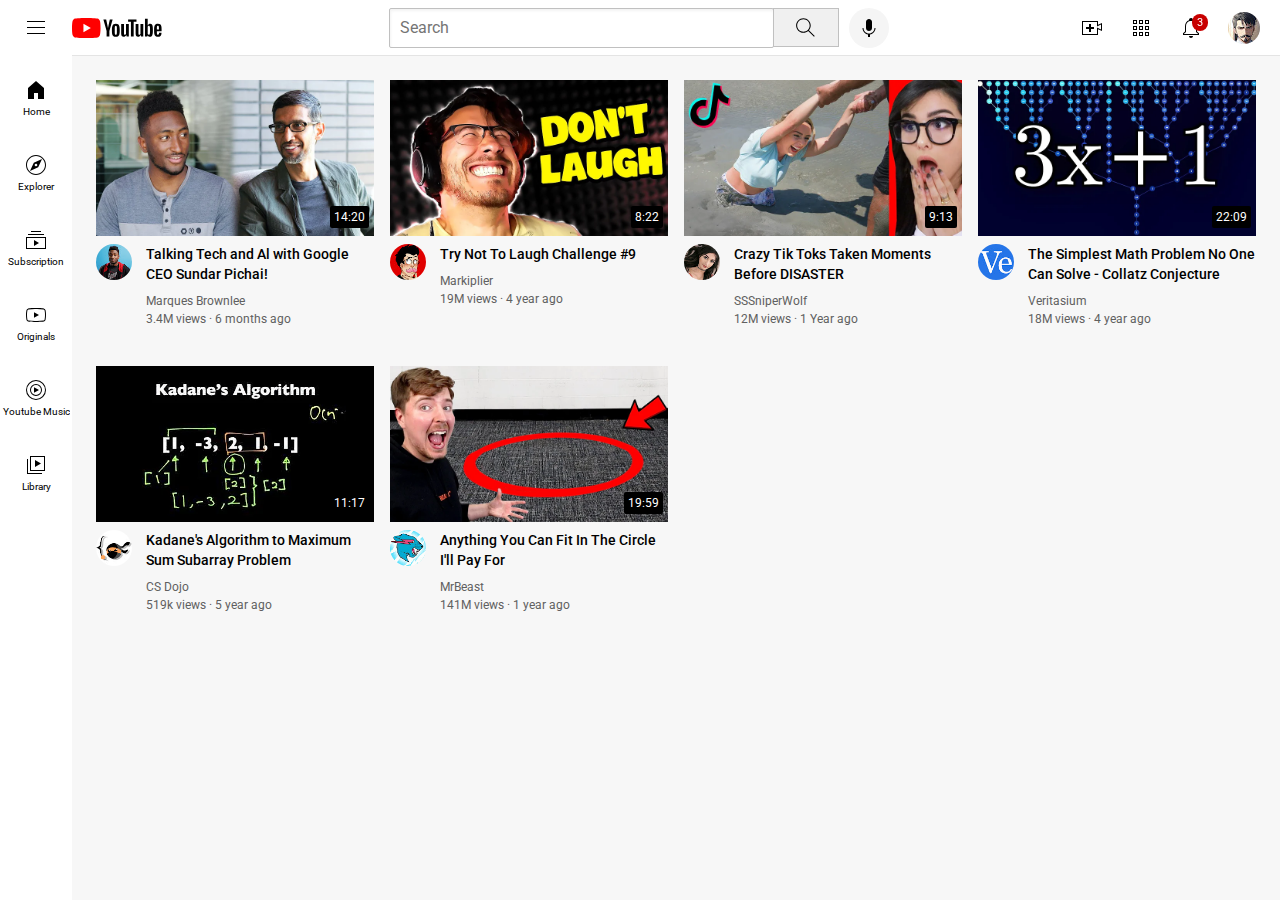
<file: index.html>
<!DOCTYPE html>
<html lang="en">
<head>
    <link rel="preconnect" href="https://fonts.googleapis.com">
<link rel="preconnect" href="https://fonts.gstatic.com" crossorigin>
<link href="https://fonts.googleapis.com/css2?family=Roboto:ital,wght@0,100..900;1,100..900&display=swap" rel="stylesheet">
     
    <meta charset="UTF-8">
    <meta name="viewport" content="width=device-width, initial-scale=1.0">
    <title>Youtube.com clone</title>
    <link rel="stylesheet" href="CSS/video.css">
    <link rel="stylesheet" href="CSS/header.css">
    <link rel="stylesheet" href="CSS/general.css">
    <link rel="stylesheet" href="CSS/sidebar.css">
</head>
<body>
    <div class="header">
        <div class="left-section">
            <img class="hamburger-menu" src="icons/hamburger-menu.svg">
            <img class="youtube-logo" src="icons/youtube-logo.svg">
        </div>
        <div class="middle-section"> <input  class="search-bar" type="text" placeholder="Search">
            <button class="search-button"><img class="search-icon" src="icons/search.svg">
            <div class="tooltip">Search</div>
            </button>
             <button class="voice-search-button"><img class="voice-search-icon" src="icons/voice-search-icon.svg">
                <div class="tooltip">Search With Your Voice</div>
            </button>
        </div>
        <div class="right-section"> 
            <div class="upload-icon-container"> <img class="upload-icon" src="icons/upload.svg">
                <div class="tooltip">Create</div>
            </div>
           <div class="youtube-apps-icon-container"><img class="youtube-apps-icon"  src="icons/youtube-apps.svg">
            <div class="tooltip">Youtube Apps</div>
        </div>
            
            <div class="notifications-icon-container"> <img class="notifications-icon" src="icons/notifications.svg">
                <div class="tooltip">Nottifications</div>
           <div class="notifications-count">3</div>
        </div>
            <img class="current-user-picture"  src="Channel/unnamed.jpg">
        </div>
    </div>
        

    <div class="sidebar">
        <div class="sidebar-link"><img src="sidebar icon/home.svg">
        <div>Home</div>
        </div>
        <div class="sidebar-link"><img src="sidebar icon/explore.svg">
            <div>Explorer</div>
        </div>
        <div class="sidebar-link"><img src="sidebar icon/subscriptions.svg">
            <div>Subscription</div>
        </div>
        <div class="sidebar-link"><img src="sidebar icon/originals.svg">
            <div>Originals</div>
        </div>
        <div class="sidebar-link"><img src="sidebar icon/youtube-music.svg">
            <div>Youtube Music</div>
        </div>
        <div class="sidebar-link"><img src="sidebar icon/library.svg">
            <div>Library</div>
        </div>
    </div>
       
    
    <div class="video-grid">
  
    <div class="video-preview">
        <div class="thumbnails-row"> <img class="thumbnails" src="Thumbnails/thumbnail-1.webp">
         <div class="video-time">14:20</div>

        </div>

        <div class="video-info-grid">
            <div class="cp"><img class="dp" src="Channel/channel-1.jpeg"></div>
            <div class="vf"> <P class="video-title">Talking Tech and Al with Google CEO Sundar Pichai!
            </P>
            <p class="video-author">Marques Brownlee </p>
           <p class="video-stats">3.4M views &#183 6 months ago
            </p></div>
            
           
        </div>
    </div>

        <div class="video-preview">
            <div class="thumbnails-row"> <img class="thumbnails" src="Thumbnails/thumbnail-2.webp">
                <div class="video-time">8:22</div>
            </div>
            <div class="video-info-grid">
                <div class="cp"><img class="dp" src="Channel/channel-2.jpeg">
                   
                </div>
                <div class="vf"> <P class="video-title">Try Not To Laugh Challenge #9 
                </P>
                <p class="video-author">Markiplier </p>
               <p class="video-stats">19M views &#183 4 year ago
                </p></div>
                
               
            </div>
        </div>
        <div class="video-preview">
            <div class="thumbnails-row"> <img class="thumbnails" src="Thumbnails/thumbnail-3.webp">
                <div class="video-time">9:13</div>
            </div>
            <div class="video-info-grid">
                <div class="cp"><img class="dp" src="Channel/channel-3.jpeg"></div>
                <div class="vf"> <P class="video-title">Crazy Tik Toks Taken Moments Before DISASTER
                </P>
                <p class="video-author">SSSniperWolf</p>
               <p class="video-stats">12M views &#183 1 Year ago
                </p></div>
                
               
            </div>
        </div>
    
            <div class="video-preview">
                <div class="thumbnails-row"> <img class="thumbnails" src="Thumbnails/thumbnail-4.webp">
                    <div class="video-time">22:09</div>
                </div>
                <div class="video-info-grid">
                    <div class="cp"><img class="dp" src="Channel/channel-4.jpeg"></div>
                    <div class="vf"> <P class="video-title"> The Simplest Math Problem No One Can Solve - Collatz Conjecture
                    </P>
                    <p class="video-author">Veritasium </p>
                   <p class="video-stats">18M views &#183 4 year ago
                    </p></div>
                    
                   
                </div>
            </div>
            <div class="video-preview">
                <div class="thumbnails-row"> <img class="thumbnails" src="Thumbnails/thumbnail-5.webp">
                    <div class="video-time">11:17</div>
                </div>
                <div class="video-info-grid">
                    <div class="cp"><img class="dp" src="Channel/channel-5.jpeg"></div>
                    <div class="vf"> <P class="video-title"> Kadane's Algorithm to Maximum Sum Subarray Problem
                    </P>
                    <p class="video-author">CS Dojo </p>
                   <p class="video-stats">519k views &#183 5 year ago
                    </p></div>
                    
                   
                </div>
            </div>
        
                <div class="video-preview">
                    <div class="thumbnails-row"> <img class="thumbnails" src="Thumbnails/thumbnail-6.webp">
                        <div class="video-time">19:59</div>
                    </div>
                    <div class="video-info-grid">
                        <div class="cp"><img class="dp" src="Channel/channel-6.jpeg"></div>
                        <div class="vf"> <P class="video-title"> Anything You Can Fit In The Circle I'll Pay For
                        </P>
                        <p class="video-author">MrBeast </p>
                       <p class="video-stats">141M views &#183 1 year ago
                        </p></div>
                        
                       
                    </div>
                </div>
            </div>   
       
          
</body>
</html>
</file>
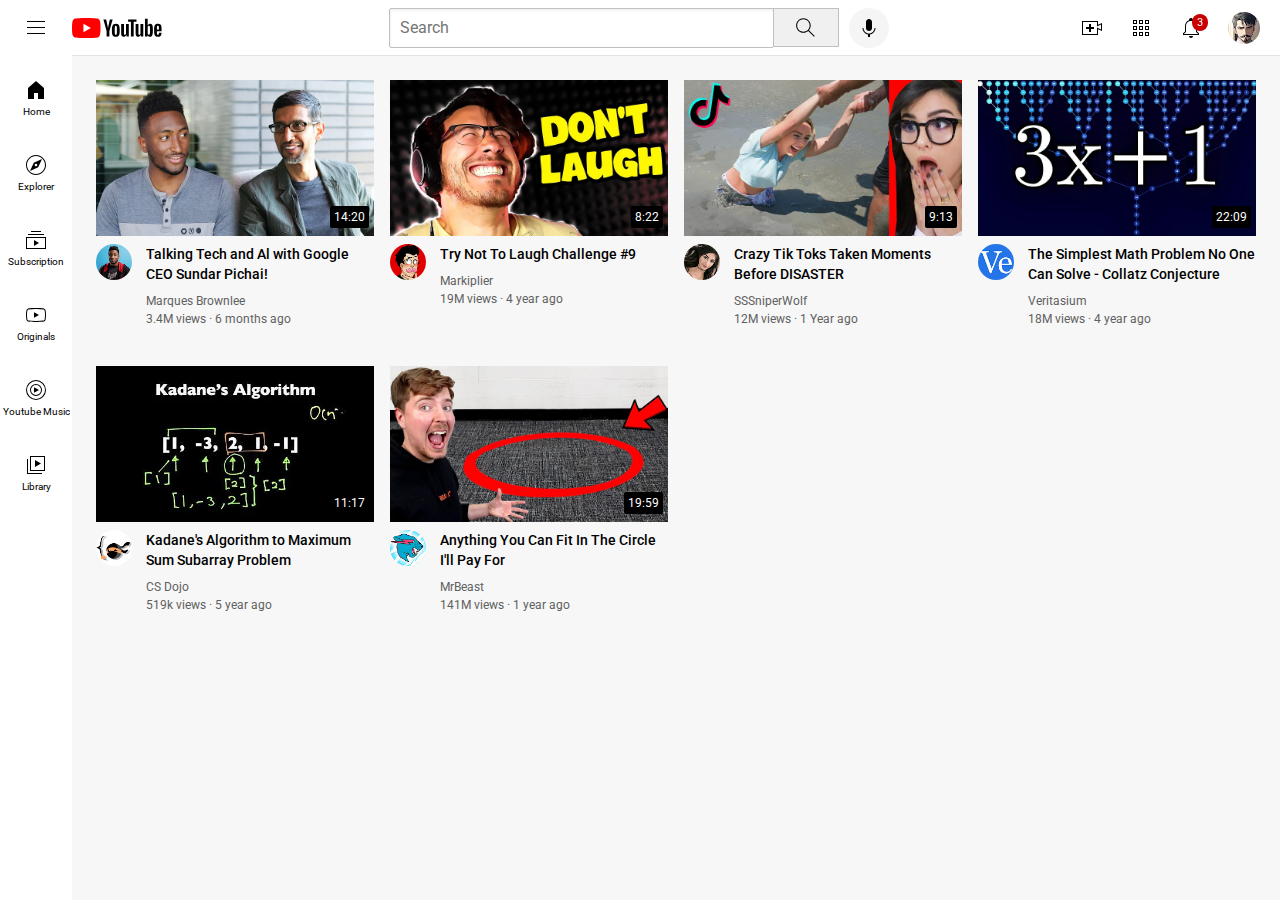
<file: Youtube.html>
<!DOCTYPE html>
<html lang="en">
<head>
    <link rel="preconnect" href="https://fonts.googleapis.com">
<link rel="preconnect" href="https://fonts.gstatic.com" crossorigin>
<link href="https://fonts.googleapis.com/css2?family=Roboto:ital,wght@0,100..900;1,100..900&display=swap" rel="stylesheet">
     
    <meta charset="UTF-8">
    <meta name="viewport" content="width=device-width, initial-scale=1.0">
    <title>Youtube.com clone</title>
    <link rel="stylesheet" href="CSS/video.css">
    <link rel="stylesheet" href="CSS/header.css">
    <link rel="stylesheet" href="CSS/general.css">
    <link rel="stylesheet" href="CSS/sidebar.css">
</head>
<body>
    <div class="header">
        <div class="left-section">
            <img class="hamburger-menu" src="icons/hamburger-menu.svg">
            <img class="youtube-logo" src="icons/youtube-logo.svg">
        </div>
        <div class="middle-section"> <input  class="search-bar" type="text" placeholder="Search">
            <button class="search-button"><img class="search-icon" src="icons/search.svg">
            <div class="tooltip">Search</div>
            </button>
             <button class="voice-search-button"><img class="voice-search-icon" src="icons/voice-search-icon.svg">
                <div class="tooltip">Search With Your Voice</div>
            </button>
        </div>
        <div class="right-section"> 
            <div class="upload-icon-container"> <img class="upload-icon" src="icons/upload.svg">
                <div class="tooltip">Create</div>
            </div>
           <div class="youtube-apps-icon-container"><img class="youtube-apps-icon"  src="icons/youtube-apps.svg">
            <div class="tooltip">Youtube Apps</div>
        </div>
            
            <div class="notifications-icon-container"> <img class="notifications-icon" src="icons/notifications.svg">
                <div class="tooltip">Nottifications</div>
           <div class="notifications-count">3</div>
        </div>
            <img class="current-user-picture"  src="Channel/unnamed.jpg">
        </div>
    </div>
        

    <div class="sidebar">
        <div class="sidebar-link"><img src="sidebar icon/home.svg">
        <div>Home</div>
        </div>
        <div class="sidebar-link"><img src="sidebar icon/explore.svg">
            <div>Explorer</div>
        </div>
        <div class="sidebar-link"><img src="sidebar icon/subscriptions.svg">
            <div>Subscription</div>
        </div>
        <div class="sidebar-link"><img src="sidebar icon/originals.svg">
            <div>Originals</div>
        </div>
        <div class="sidebar-link"><img src="sidebar icon/youtube-music.svg">
            <div>Youtube Music</div>
        </div>
        <div class="sidebar-link"><img src="sidebar icon/library.svg">
            <div>Library</div>
        </div>
    </div>
       
    
    <div class="video-grid">
  
    <div class="video-preview">
        <div class="thumbnails-row"> <img class="thumbnails" src="Thumbnails/thumbnail-1.webp">
         <div class="video-time">14:20</div>

        </div>

        <div class="video-info-grid">
            <div class="cp"><img class="dp" src="Channel/channel-1.jpeg"></div>
            <div class="vf"> <P class="video-title">Talking Tech and Al with Google CEO Sundar Pichai!
            </P>
            <p class="video-author">Marques Brownlee </p>
           <p class="video-stats">3.4M views &#183 6 months ago
            </p></div>
            
           
        </div>
    </div>

        <div class="video-preview">
            <div class="thumbnails-row"> <img class="thumbnails" src="Thumbnails/thumbnail-2.webp">
                <div class="video-time">8:22</div>
            </div>
            <div class="video-info-grid">
                <div class="cp"><img class="dp" src="Channel/channel-2.jpeg">
                   
                </div>
                <div class="vf"> <P class="video-title">Try Not To Laugh Challenge #9 
                </P>
                <p class="video-author">Markiplier </p>
               <p class="video-stats">19M views &#183 4 year ago
                </p></div>
                
               
            </div>
        </div>
        <div class="video-preview">
            <div class="thumbnails-row"> <img class="thumbnails" src="Thumbnails/thumbnail-3.webp">
                <div class="video-time">9:13</div>
            </div>
            <div class="video-info-grid">
                <div class="cp"><img class="dp" src="Channel/channel-3.jpeg"></div>
                <div class="vf"> <P class="video-title">Crazy Tik Toks Taken Moments Before DISASTER
                </P>
                <p class="video-author">SSSniperWolf</p>
               <p class="video-stats">12M views &#183 1 Year ago
                </p></div>
                
               
            </div>
        </div>
    
            <div class="video-preview">
                <div class="thumbnails-row"> <img class="thumbnails" src="Thumbnails/thumbnail-4.webp">
                    <div class="video-time">22:09</div>
                </div>
                <div class="video-info-grid">
                    <div class="cp"><img class="dp" src="Channel/channel-4.jpeg"></div>
                    <div class="vf"> <P class="video-title"> The Simplest Math Problem No One Can Solve - Collatz Conjecture
                    </P>
                    <p class="video-author">Veritasium </p>
                   <p class="video-stats">18M views &#183 4 year ago
                    </p></div>
                    
                   
                </div>
            </div>
            <div class="video-preview">
                <div class="thumbnails-row"> <img class="thumbnails" src="Thumbnails/thumbnail-5.webp">
                    <div class="video-time">11:17</div>
                </div>
                <div class="video-info-grid">
                    <div class="cp"><img class="dp" src="Channel/channel-5.jpeg"></div>
                    <div class="vf"> <P class="video-title"> Kadane's Algorithm to Maximum Sum Subarray Problem
                    </P>
                    <p class="video-author">CS Dojo </p>
                   <p class="video-stats">519k views &#183 5 year ago
                    </p></div>
                    
                   
                </div>
            </div>
        
                <div class="video-preview">
                    <div class="thumbnails-row"> <img class="thumbnails" src="Thumbnails/thumbnail-6.webp">
                        <div class="video-time">19:59</div>
                    </div>
                    <div class="video-info-grid">
                        <div class="cp"><img class="dp" src="Channel/channel-6.jpeg"></div>
                        <div class="vf"> <P class="video-title"> Anything You Can Fit In The Circle I'll Pay For
                        </P>
                        <p class="video-author">MrBeast </p>
                       <p class="video-stats">141M views &#183 1 year ago
                        </p></div>
                        
                       
                    </div>
                </div>
            </div>   
       
          
</body>
</html>
</file>
<file: CSS/video.css>
.thumbnails{
    width: 100%;  
    display: block;
    


}


.video-stats{
 display:block;
 font-size: 12px;
 color: rgb( 96, 96, 96);
 
}
.video-author{
 
  display: block;
  font-size: 12px;
  color: rgb( 96, 96, 96);
  margin-bottom: 4px;
}
.video-title{                      
margin-top: 0px;   
font-size: 14px;
font-weight: 500;
line-height: 20px;  
margin-bottom: 10px;                                         
}

.dp{
width: 36px;
border-radius: 50px;
}
.thumbnails-row{
margin-bottom: 8px;
position:relative;


}
.video-info-grid{
display:grid;
 grid-template-columns: 50px 1fr;
}
.video-grid{
display: grid;
grid-template-columns: 1fr 1fr 1fr;
column-gap: 16px;
row-gap: 40px;
}
@media (max-width:750px){
  .video-grid{
    grid-template-columns: 1fr 1fr ;
  }
}
@media (min-width:751px) and (max-width:999px){
  .video-grid{
    grid-template-columns: 1fr 1fr 1fr;
  }
}
@media (min-width:1000px){
  .video-grid{
    grid-template-columns: 1fr 1fr 1fr 1fr ;
  }
}
.video-time{
    font-family: Roboto, Arial;
    font-size: 12px;
    font-weight: 500px;
    padding: 4px 4px 4px 4px;
    border-radius: 2px;
    background-color: black;
    color: white;
position:absolute;
bottom: 8px;
right: 5px;
}
</file>
<file: CSS/header.css>
.header{
    height: 55px;
    display: flex;
    flex-direction: row;
    justify-content: space-between;
    position:fixed;
    top: 0;
    left: 0;
    right: 0;
    background-color: white;
    border-bottom-width:1px ;
    border-bottom-style: solid;
    border-bottom-color: rgb(228, 228, 228);
    z-index: 100;
}
.left-section{
    display: flex;
align-items: center;
}
.hamburger-menu{
    height: 24px;
    margin-left: 24px;
    margin-right: 24px;
}
.youtube-logo{
    height: 20px;
}
.middle-section{
    display: flex;
    align-items: center;
    
    flex: 1;
    margin-left: 70px;
    margin-right: 35px;
    max-width: 500px;
}
.search-bar{
    flex: 1;
    height: 36px;
    padding-left: 10px;
    font-size: 16px;
     
    border: 1px solid rgb(192,192,192); 
    border-radius: 2px;
    box-shadow: inset 1px 2px 3px rgba(0,0,0,0.05);
}
.search-bar::placeholder{
    font-family: Roboto, Arial;
    font-size: 16px;
}
.search-button{
    height: 39px;
    width: 66px;
    position: relative;
    background-color: rgb(240, 240, 240);
    border-width: 1px;
    border-style: solid;
    border-color:rgb(192,192,192); 
    margin-left:-1px;
    margin-right: 10px;
   

}
.search-button ,
.voice-search-button,
.upload-icon-container,
.youtube-apps-icon-container,
.notifications-icon-container
{
    position: relative;
    display: flex;
    justify-content: center;
    align-items: center;

}
.search-button  .tooltip ,
.voice-search-button .tooltip,
.upload-icon-container .tooltip,
.youtube-apps-icon-container .tooltip,
.notifications-icon-container .tooltip
{
font-family: Roboto,Arial;
position: absolute;
background-color: gray;
color: white;
padding-top: 4px;
padding-bottom: 4px;
padding-left: 8px;
padding-right: 8px;
border-radius: 2px;
font-size: 12px;
bottom: -30px;
opacity: 0;
transition: opacity 0.15s;
pointer-events: none;
white-space: nowrap;
}
.search-button:hover .tooltip ,
.voice-search-button:hover .tooltip,
.upload-icon-container:hover .tooltip,
.youtube-apps-icon-container:hover .tooltip,
.notifications-icon-container:hover .tooltip
{
opacity: 1;
}
.search-icon{
height: 25px;
    
     
}
.voice-search-button{
    height: 40px;
    width: 40px;
    border-radius: 20px;
    border: none;
    background-color: rgb(245, 245, 245);
}
.voice-search-icon{
    height: 24px;
    
    
}



.right-section{
     width: 180px;
     margin-right: 20px;
     
    display: flex;
    align-items: center;
    justify-content: space-between;
    flex-shrink: 0;
               
}
.upload-icon{
    height: 24px;
}
.youtube-apps-icon{
    height: 24px;
}
.notifications-icon{
    height: 24px;
}
.notifications-icon-container{
position: relative;
}
.notifications-count{
position: absolute;
top: -2px;
right: -5px;
background-color: rgb(200, 0, 0);
color: white;
font-family: Roboto , arial;
font-size: 11px;
padding-left: 5px;
padding-right:5px ;
padding-bottom: 2px;
padding-top: 2px;
border-radius: 10px;
}
.current-user-picture{
    height: 32px;
    border-radius: 16px;
}
</file>
<file: CSS/general.css>
p{
    margin-top: 0;
    margin-bottom: 0;
    font-family: Roboto,Arial;
    
}
body{
    margin: 0;
    padding-top: 80px;
    padding-left: 96px;
    padding-right: 24px;
    background-color: rgb(247, 247, 247);
}
</file>
<file: CSS/sidebar.css>
.sidebar{
    background-color: white;
    position: fixed;
    left: 0;
    bottom: 0;
    top: 55px;
    width: 72px;
    z-index: 200;
    padding-top: 5px;
    
}
.sidebar-link{
  
    height: 74px;
    margin-bottom: 1px;
    display: flex;
    justify-content: center;
    align-items: center;
    flex-direction: column;
    cursor: pointer;
}
.sidebar-link:hover{
    background-color: rgb(235, 235, 235);
}
.sidebar-link img{
    height: 24px;
    margin-bottom: 4px;
    
}
.sidebar-link div{
    font-family: Roboto ,Arial;
    font-size: 10px;
     
}
</file>
